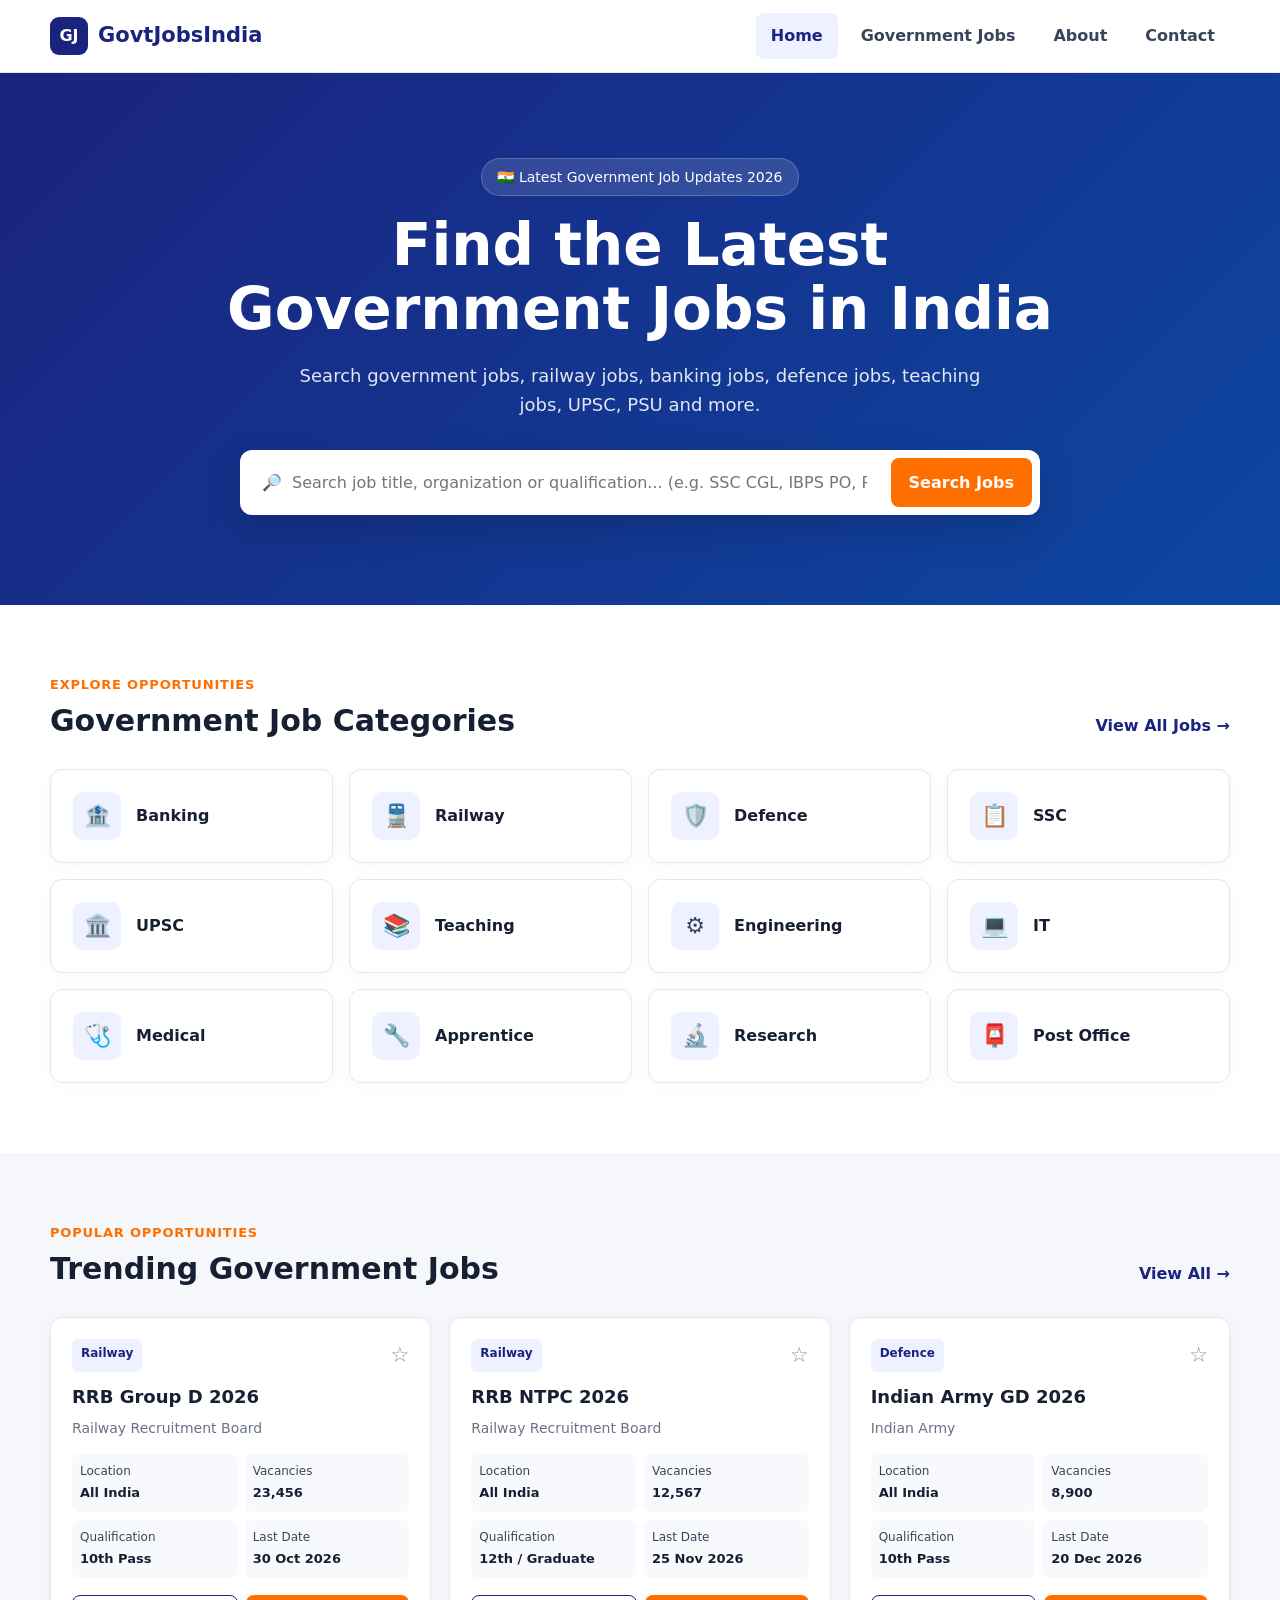
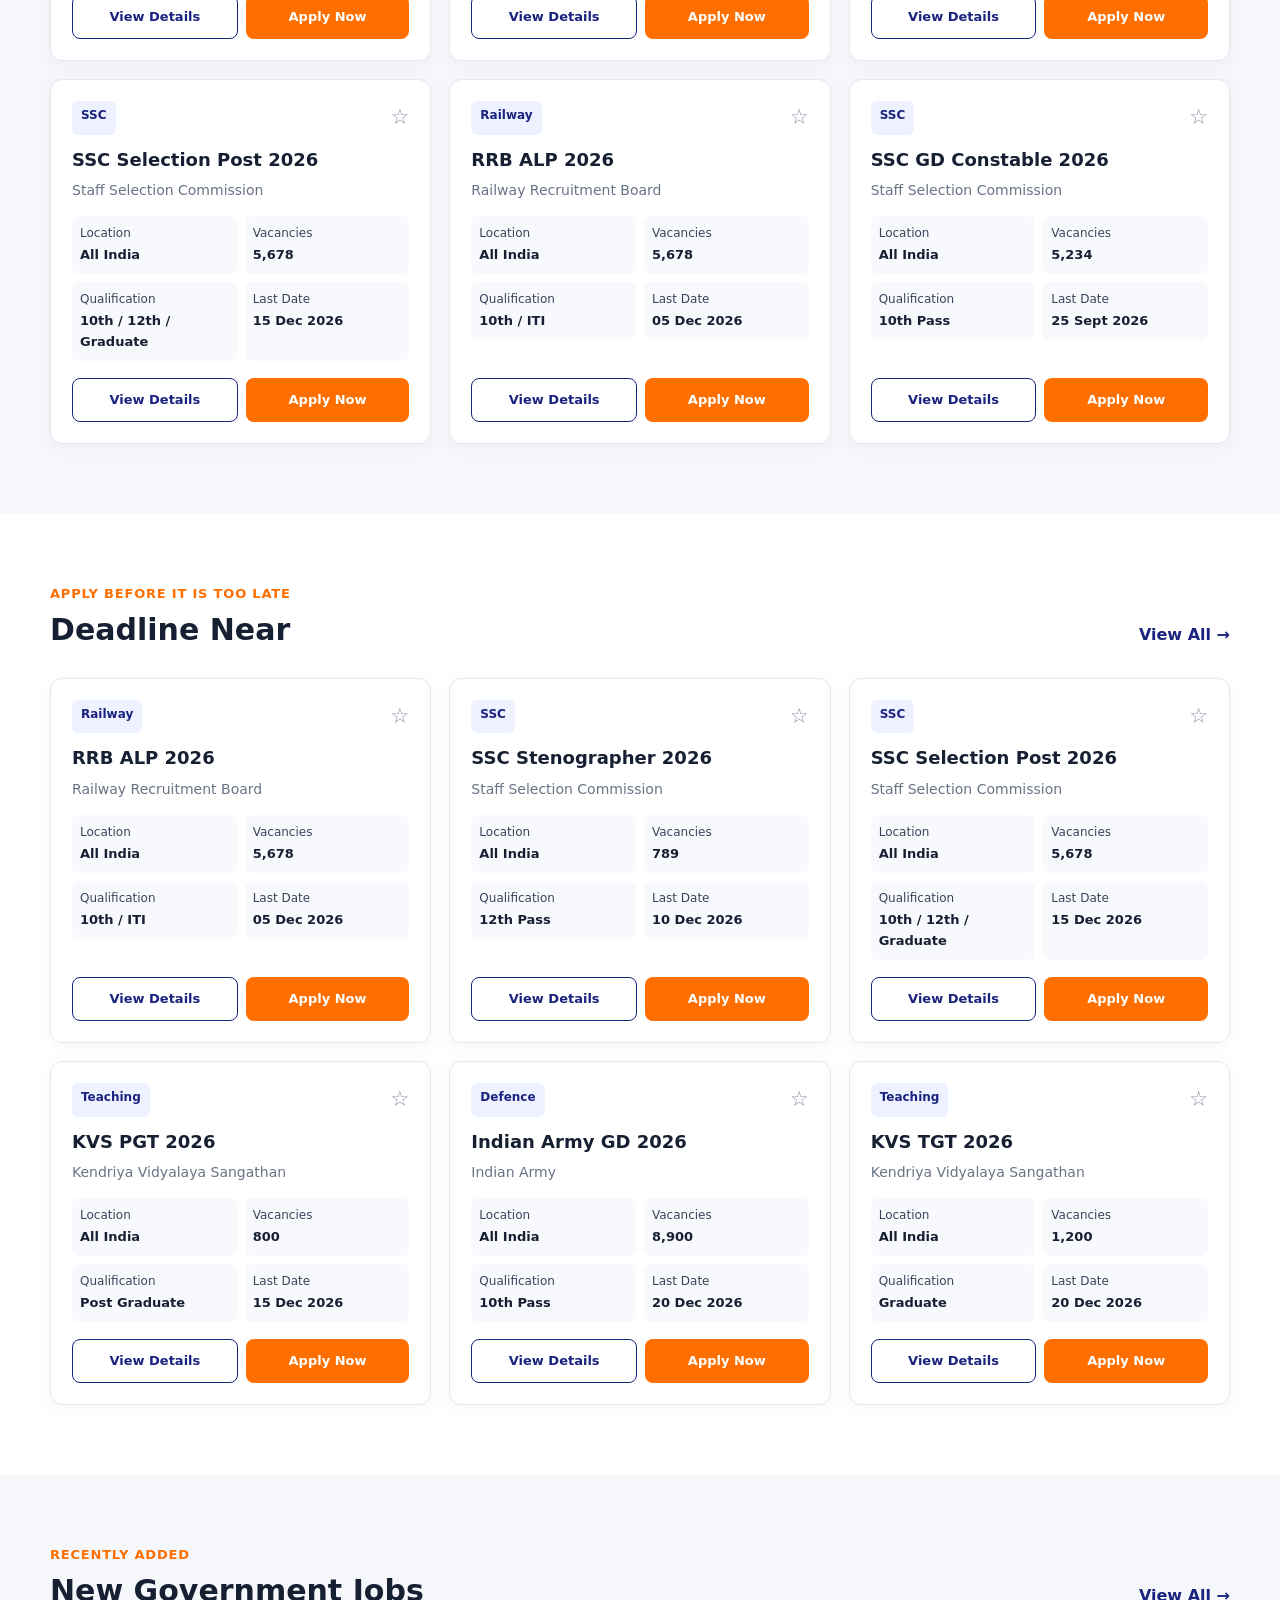
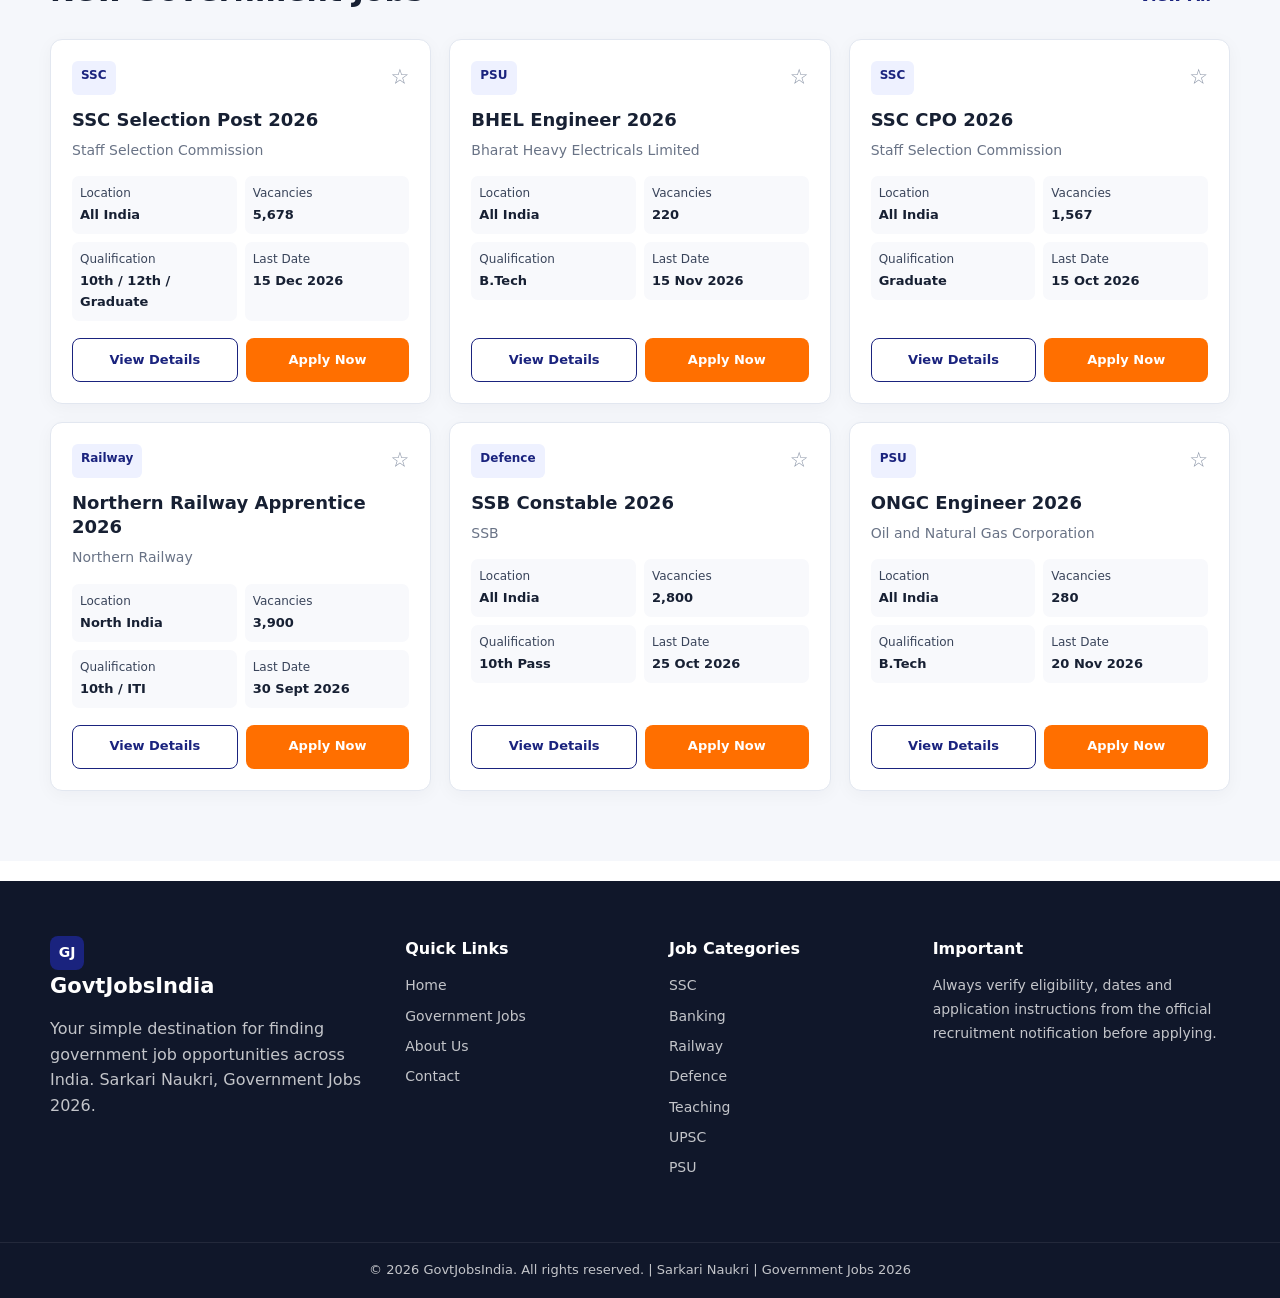
<file: index.html>
<!DOCTYPE html>
<html lang="bn">
<head>
    <meta charset="UTF-8">
    <meta name="viewport" content="width=device-width, initial-scale=1.0">
    <meta name="google-site-verification" content="60Q8MkypbepkifWlo8jgeXw853gjFhP07hwdZeggtnI" />
    
    <!-- ===== প্রাইমারি টাইটেল ===== -->
    <title>GovtJobsIndia - Sarkari Naukri 2026 | Government Jobs, SSC, Banking, Railway, Defence, UPSC, PSU</title>
    
    <!-- ===== মেটা ডেসক্রিপশন ===== -->
    <meta name="description" content="Find latest government jobs in India 2026. Sarkari Naukri, SSC CGL, IBPS PO, RRB NTPC, UPSC IAS, Indian Army, Navy, Air Force, PSU jobs. Apply online for 20000+ vacancies. Check eligibility, salary, last date, notification. Daily job alerts.">
    
    <!-- ===== কীওয়ার্ডস (ভারতের ৯৯% সার্চ কভার করে) ===== -->
    <meta name="keywords" content="
        government jobs,
        sarkari naukri,
        sarkari result,
        govt jobs,
        sarkari job,
        government jobs in india,
        latest government jobs,
        central government jobs,
        state government jobs,
        ssc jobs,
        ssc cgl,
        ssc chsl,
        ssc mts,
        ssc gd,
        ssc cpo,
        ssc je,
        ssc stenographer,
        banking jobs,
        bank jobs,
        ibps po,
        ibps clerk,
        sbi po,
        sbi clerk,
        rbi assistant,
        rbi grade b,
        railway jobs,
        rrb ntpc,
        railway group d,
        rrb je,
        rrb alp,
        defence jobs,
        indian army,
        indian navy,
        indian air force,
        itbp,
        bsf,
        crpf,
        teaching jobs,
        kvs jobs,
        nvs jobs,
        dsssb jobs,
        upsc jobs,
        upsc ias,
        upsc ifs,
        upsc ips,
        psu jobs,
        ntpc jobs,
        ongc jobs,
        bhel jobs,
        iocl jobs,
        gail jobs,
        powergrid jobs,
        medical jobs,
        pharmacist jobs,
        apprentice jobs,
        research jobs,
        post office jobs,
        gds jobs,
        it jobs,
        management jobs,
        engineering jobs,
        technical jobs,
        clerk jobs,
        constable jobs,
        officer jobs,
        engineer jobs,
        sarkari naukri 2026,
        govt jobs 2026,
        ssc cgl 2026,
        ibps po 2026,
        rrb ntpc 2026,
        upsc ias 2026,
        indian army 2026,
        railway group d 2026,
        sbi po 2026,
        bank jobs 2026,
        railway jobs 2026,
        defence jobs 2026,
        teaching jobs 2026,
        psu jobs 2026,
        latest vacancy,
        recruitment 2026,
        apply online,
        notification 2026,
        exam date 2026,
        eligibility,
        salary,
        admit card,
        result 2026,
        answer key,
        cut off,
        syllabus,
        online form,
        job alert,
        daily job update,
        government vacancy,
        sarkari exam,
        free job alert,
        rojgar samachar,
        employment news,
        naukri alert,
        govt job notification,
        sarkari naukri result,
        government exam,
        competitive exam,
        govt job preparation,
        career in government,
        govt job 2026
    ">
    
    <!-- ===== CSS ===== -->
    <link rel="stylesheet" href="style.css">
    <link rel="icon" href="favicon.ico" type="image/x-icon">
</head>
<body>

<header class="site-header">
    <div class="container nav-container">
        <a href="index.html" class="logo">
            <span class="logo-icon">GJ</span>
            <span>GovtJobsIndia</span>
        </a>
        <button class="menu-toggle" id="menuToggle" aria-label="Open menu">☰</button>
        <nav class="main-nav" id="mainNav">
            <a href="index.html" class="active">Home</a>
            <a href="jobs.html">Government Jobs</a>
            <a href="about.html">About</a>
            <a href="contact.html">Contact</a>
        </nav>
    </div>
</header>

<main>
    <!-- ===== হিরো সেকশন ===== -->
    <section class="hero">
        <div class="container hero-content">
            <span class="hero-badge">🇮🇳 Latest Government Job Updates 2026</span>
            <h1>Find the Latest Government Jobs in India</h1>
            <p>Search government jobs, railway jobs, banking jobs, defence jobs, teaching jobs, UPSC, PSU and more.</p>
            <form class="hero-search" id="homeSearch">
                <div class="search-box">
                    <span>🔎</span>
                    <input type="text" id="homeSearchInput" placeholder="Search job title, organization or qualification... (e.g. SSC CGL, IBPS PO, RRB NTPC)">
                </div>
                <button type="submit" class="btn btn-primary">Search Jobs</button>
            </form>
        </div>
    </section>

    <!-- ===== ক্যাটাগরি ===== -->
    <section class="section">
        <div class="container">
            <div class="section-heading">
                <div>
                    <span class="section-label">Explore Opportunities</span>
                    <h2>Government Job Categories</h2>
                </div>
                <a href="jobs.html" class="view-all">View All Jobs →</a>
            </div>
            <div class="category-grid" id="categoryGrid"></div>
        </div>
    </section>

    <!-- ===== ট্রেন্ডিং জব ===== -->
    <section class="section section-light">
        <div class="container">
            <div class="section-heading">
                <div>
                    <span class="section-label">Popular Opportunities</span>
                    <h2>Trending Government Jobs</h2>
                </div>
                <a href="jobs.html" class="view-all">View All →</a>
            </div>
            <div class="job-grid" id="trendingJobs"></div>
        </div>
    </section>

    <!-- ===== ডেডলাইন নিয়ার ===== -->
    <section class="section">
        <div class="container">
            <div class="section-heading">
                <div>
                    <span class="section-label">Apply Before It Is Too Late</span>
                    <h2>Deadline Near</h2>
                </div>
                <a href="jobs.html?sort=deadline" class="view-all">View All →</a>
            </div>
            <div class="job-grid" id="deadlineJobs"></div>
        </div>
    </section>

    <!-- ===== নতুন চাকরি ===== -->
    <section class="section section-light">
        <div class="container">
            <div class="section-heading">
                <div>
                    <span class="section-label">Recently Added</span>
                    <h2>New Government Jobs</h2>
                </div>
                <a href="jobs.html?sort=newest" class="view-all">View All →</a>
            </div>
            <div class="job-grid" id="newJobs"></div>
        </div>
    </section>
</main>

<footer class="site-footer">
    <div class="container footer-grid">
        <div>
            <a href="index.html" class="footer-logo">
                <span class="footer-logo-icon">GJ</span>
                GovtJobsIndia
            </a>
            <p>Your simple destination for finding government job opportunities across India. Sarkari Naukri, Government Jobs 2026.</p>
        </div>
        <div>
            <h3>Quick Links</h3>
            <a href="index.html">Home</a>
            <a href="jobs.html">Government Jobs</a>
            <a href="about.html">About Us</a>
            <a href="contact.html">Contact</a>
        </div>
        <div>
            <h3>Job Categories</h3>
            <a href="jobs.html?category=SSC">SSC</a>
            <a href="jobs.html?category=Banking">Banking</a>
            <a href="jobs.html?category=Railway">Railway</a>
            <a href="jobs.html?category=Defence">Defence</a>
            <a href="jobs.html?category=Teaching">Teaching</a>
            <a href="jobs.html?category=UPSC">UPSC</a>
            <a href="jobs.html?category=PSU">PSU</a>
        </div>
        <div>
            <h3>Important</h3>
            <p class="footer-note">Always verify eligibility, dates and application instructions from the official recruitment notification before applying.</p>
        </div>
    </div>
    <div class="footer-bottom">
        <div class="container">
            <p>© <span id="currentYear"></span> GovtJobsIndia. All rights reserved. | Sarkari Naukri | Government Jobs 2026</p>
        </div>
    </div>
</footer>

<script src="data.js"></script>
<script src="app.js"></script>
</body>
</html>
</file>
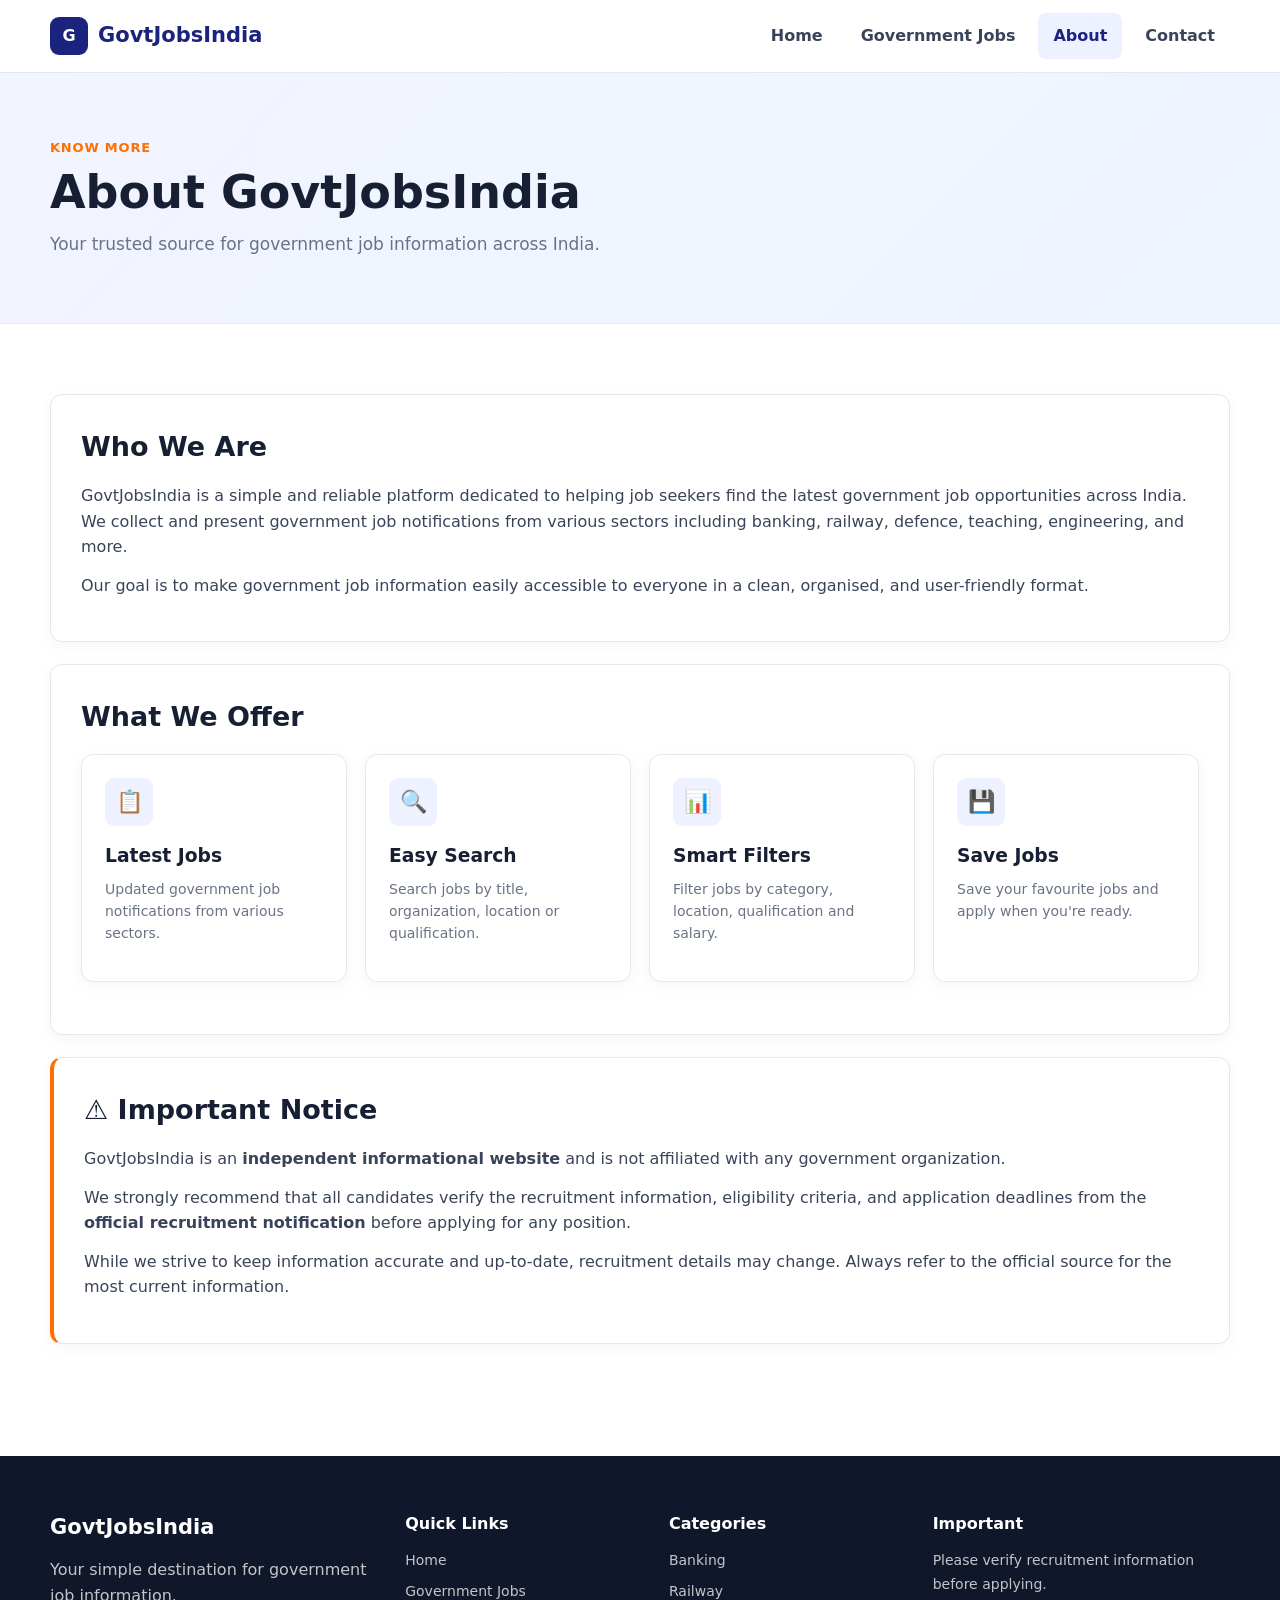
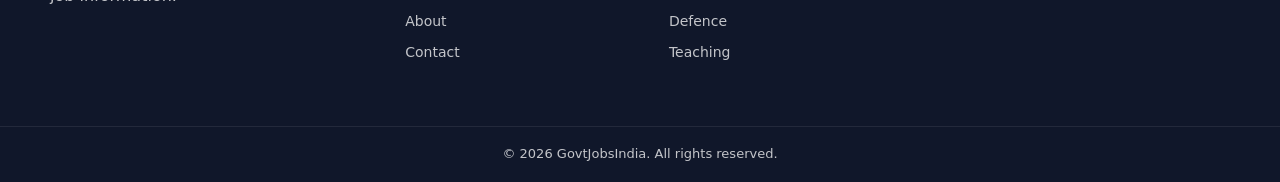
<file: about.html>
<!DOCTYPE html>
<html lang="en">
<head>
    <meta charset="UTF-8">
    <meta name="viewport" content="width=device-width, initial-scale=1.0">
    <title>About Us - GovtJobsIndia</title>
    <meta name="description" content="Learn about GovtJobsIndia - your trusted source for government job information in India.">
    <link rel="stylesheet" href="style.css">
</head>
<body>

<header class="site-header">
    <div class="container nav-container">
        <a href="index.html" class="logo">
            <span class="logo-icon">G</span>
            <span>GovtJobsIndia</span>
        </a>
        <button class="menu-toggle" id="menuToggle" aria-label="Open menu">☰</button>
        <nav class="main-nav" id="mainNav">
            <a href="index.html">Home</a>
            <a href="jobs.html">Government Jobs</a>
            <a href="about.html" class="active">About</a>
            <a href="contact.html">Contact</a>
        </nav>
    </div>
</header>

<main>
    <section class="page-hero">
        <div class="container">
            <span class="section-label">Know More</span>
            <h1>About GovtJobsIndia</h1>
            <p>Your trusted source for government job information across India.</p>
        </div>
    </section>

    <section class="section">
        <div class="container">
            <div class="content-card">
                <h2>Who We Are</h2>
                <p>GovtJobsIndia is a simple and reliable platform dedicated to helping job seekers find the latest government job opportunities across India. We collect and present government job notifications from various sectors including banking, railway, defence, teaching, engineering, and more.</p>
                <p>Our goal is to make government job information easily accessible to everyone in a clean, organised, and user-friendly format.</p>
            </div>

            <div class="content-card">
                <h2>What We Offer</h2>
                <div class="info-grid">
                    <div class="info-card">
                        <div class="info-icon">📋</div>
                        <h3>Latest Jobs</h3>
                        <p>Updated government job notifications from various sectors.</p>
                    </div>
                    <div class="info-card">
                        <div class="info-icon">🔍</div>
                        <h3>Easy Search</h3>
                        <p>Search jobs by title, organization, location or qualification.</p>
                    </div>
                    <div class="info-card">
                        <div class="info-icon">📊</div>
                        <h3>Smart Filters</h3>
                        <p>Filter jobs by category, location, qualification and salary.</p>
                    </div>
                    <div class="info-card">
                        <div class="info-icon">💾</div>
                        <h3>Save Jobs</h3>
                        <p>Save your favourite jobs and apply when you're ready.</p>
                    </div>
                </div>
            </div>

            <div class="content-card notice-card">
                <h2>⚠️ Important Notice</h2>
                <p>GovtJobsIndia is an <strong>independent informational website</strong> and is not affiliated with any government organization.</p>
                <p>We strongly recommend that all candidates verify the recruitment information, eligibility criteria, and application deadlines from the <strong>official recruitment notification</strong> before applying for any position.</p>
                <p>While we strive to keep information accurate and up-to-date, recruitment details may change. Always refer to the official source for the most current information.</p>
            </div>
        </div>
    </section>
</main>

<footer class="site-footer">
    <div class="container footer-grid">
        <div>
            <a href="index.html" class="footer-logo">GovtJobsIndia</a>
            <p>Your simple destination for government job information.</p>
        </div>
        <div>
            <h3>Quick Links</h3>
            <a href="index.html">Home</a>
            <a href="jobs.html">Government Jobs</a>
            <a href="about.html">About</a>
            <a href="contact.html">Contact</a>
        </div>
        <div>
            <h3>Categories</h3>
            <a href="jobs.html?category=Banking">Banking</a>
            <a href="jobs.html?category=Railway">Railway</a>
            <a href="jobs.html?category=Defence">Defence</a>
            <a href="jobs.html?category=Teaching">Teaching</a>
        </div>
        <div>
            <h3>Important</h3>
            <p class="footer-note">Please verify recruitment information before applying.</p>
        </div>
    </div>
    <div class="footer-bottom">
        <div class="container">
            <p>© <span id="currentYear"></span> GovtJobsIndia. All rights reserved.</p>
        </div>
    </div>
</footer>

<script src="data.js"></script>
<script src="app.js"></script>
</body>
</html>
</file>
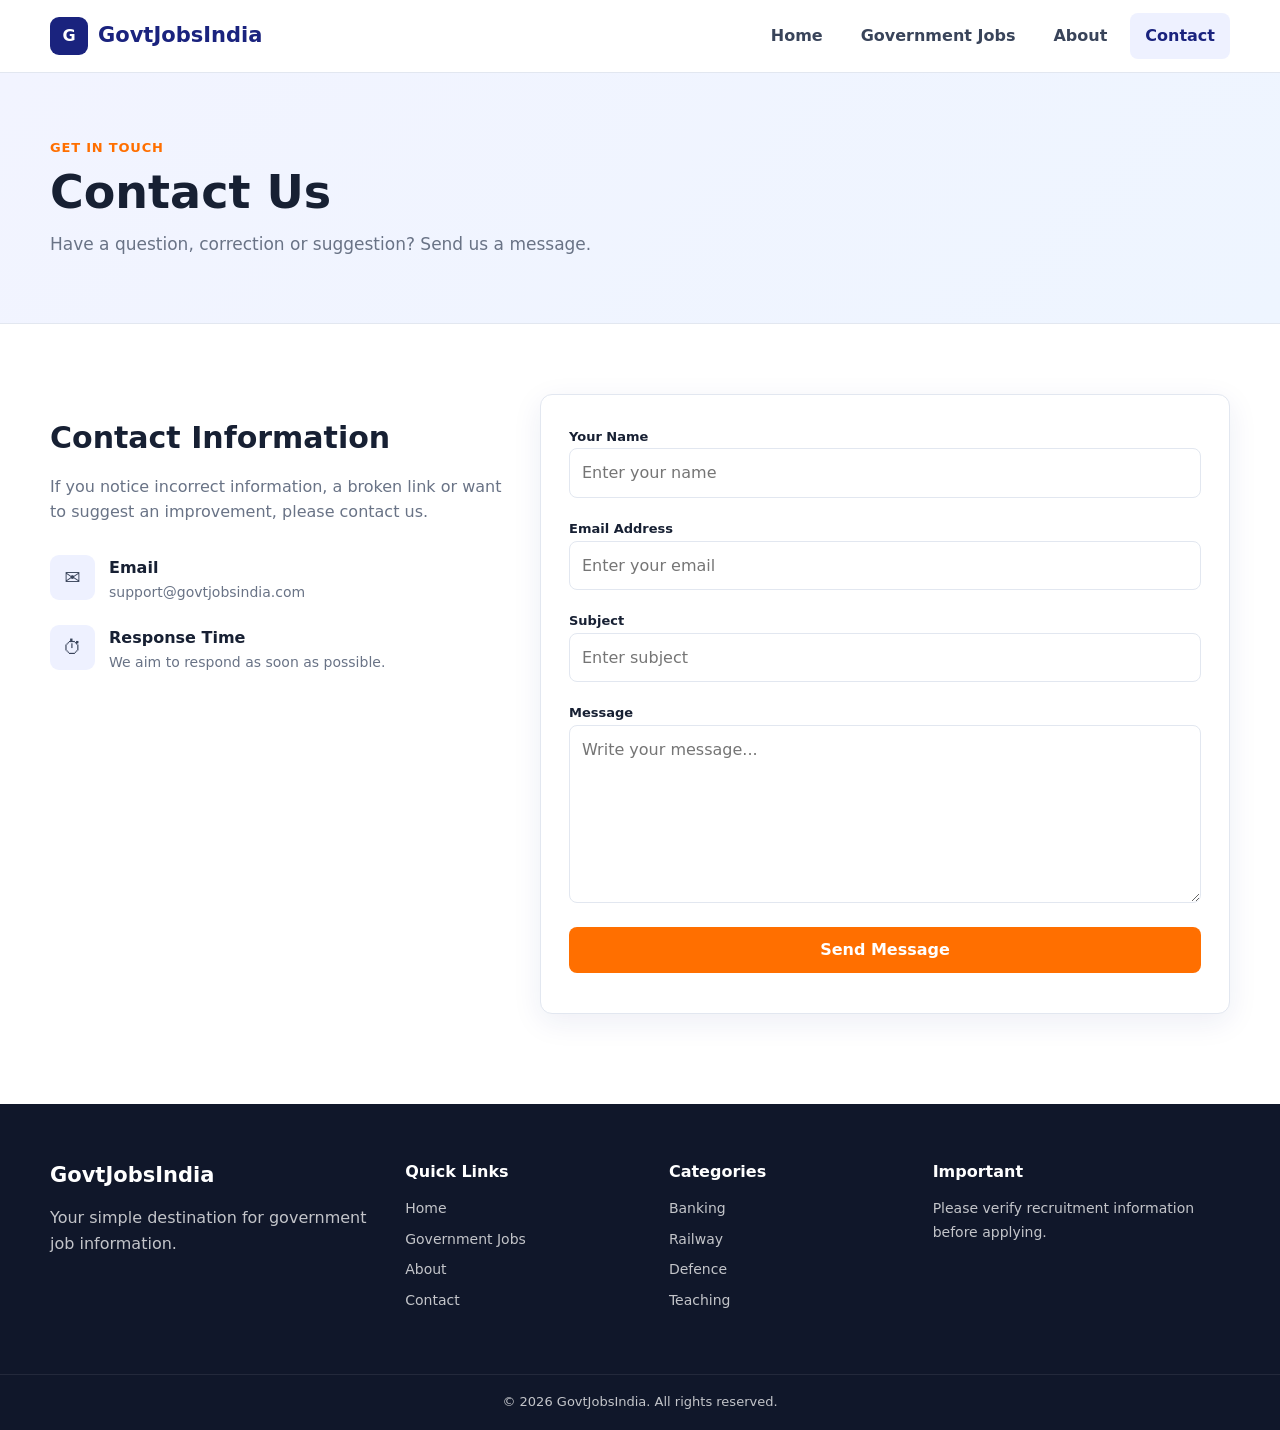
<file: contact.html>
<!DOCTYPE html>
<html lang="en">
<head>
    <meta charset="UTF-8">
    <meta name="viewport" content="width=device-width, initial-scale=1.0">
    <title>Contact Us - GovtJobsIndia</title>
    <meta name="description" content="Contact GovtJobsIndia for questions, corrections or feedback.">
    <link rel="stylesheet" href="style.css">
</head>
<body>

<header class="site-header">
    <div class="container nav-container">
        <a href="index.html" class="logo">
            <span class="logo-icon">G</span>
            <span>GovtJobsIndia</span>
        </a>
        <button class="menu-toggle" id="menuToggle" aria-label="Open menu">☰</button>
        <nav class="main-nav" id="mainNav">
            <a href="index.html">Home</a>
            <a href="jobs.html">Government Jobs</a>
            <a href="about.html">About</a>
            <a href="contact.html" class="active">Contact</a>
        </nav>
    </div>
</header>

<main>
    <section class="page-hero">
        <div class="container">
            <span class="section-label">Get In Touch</span>
            <h1>Contact Us</h1>
            <p>Have a question, correction or suggestion? Send us a message.</p>
        </div>
    </section>

    <section class="section">
        <div class="container contact-grid">
            <div class="contact-info">
                <h2>Contact Information</h2>
                <p>If you notice incorrect information, a broken link or want to suggest an improvement, please contact us.</p>
                <div class="contact-item">
                    <div class="contact-icon">✉</div>
                    <div>
                        <h3>Email</h3>
                        <p>support@govtjobsindia.com</p>
                    </div>
                </div>
                <div class="contact-item">
                    <div class="contact-icon">⏱</div>
                    <div>
                        <h3>Response Time</h3>
                        <p>We aim to respond as soon as possible.</p>
                    </div>
                </div>
            </div>

            <div class="contact-form-card">
                <form id="contactForm">
                    <div class="form-group">
                        <label for="name">Your Name</label>
                        <input type="text" id="name" name="name" required placeholder="Enter your name">
                    </div>
                    <div class="form-group">
                        <label for="email">Email Address</label>
                        <input type="email" id="email" name="email" required placeholder="Enter your email">
                    </div>
                    <div class="form-group">
                        <label for="subject">Subject</label>
                        <input type="text" id="subject" name="subject" required placeholder="Enter subject">
                    </div>
                    <div class="form-group">
                        <label for="message">Message</label>
                        <textarea id="message" name="message" rows="6" required placeholder="Write your message..."></textarea>
                    </div>
                    <button type="submit" class="btn btn-primary full-width">Send Message</button>
                    <p id="contactStatus" class="form-status"></p>
                </form>
            </div>
        </div>
    </section>
</main>

<footer class="site-footer">
    <div class="container footer-grid">
        <div>
            <a href="index.html" class="footer-logo">GovtJobsIndia</a>
            <p>Your simple destination for government job information.</p>
        </div>
        <div>
            <h3>Quick Links</h3>
            <a href="index.html">Home</a>
            <a href="jobs.html">Government Jobs</a>
            <a href="about.html">About</a>
            <a href="contact.html">Contact</a>
        </div>
        <div>
            <h3>Categories</h3>
            <a href="jobs.html?category=Banking">Banking</a>
            <a href="jobs.html?category=Railway">Railway</a>
            <a href="jobs.html?category=Defence">Defence</a>
            <a href="jobs.html?category=Teaching">Teaching</a>
        </div>
        <div>
            <h3>Important</h3>
            <p class="footer-note">Please verify recruitment information before applying.</p>
        </div>
    </div>
    <div class="footer-bottom">
        <div class="container">
            <p>© <span id="currentYear"></span> GovtJobsIndia. All rights reserved.</p>
        </div>
    </div>
</footer>

<script src="data.js"></script>
<script src="app.js"></script>
</body>
</html>
</file>
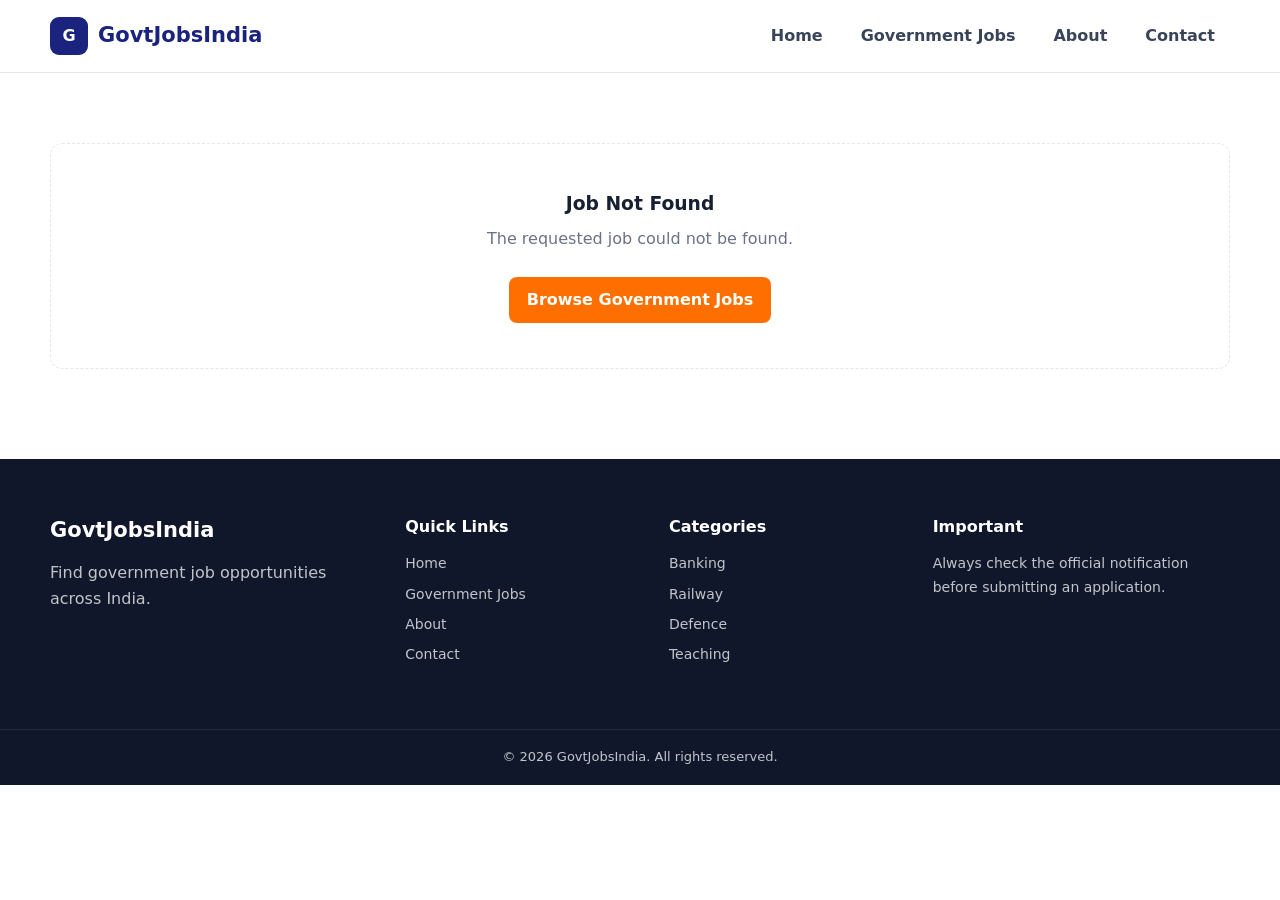
<file: job-detail.html>
<!DOCTYPE html>
<html lang="en">
<head>
    <meta charset="UTF-8">
    <meta name="viewport" content="width=device-width, initial-scale=1.0">
    <title>Job Details - GovtJobsIndia</title>
    <meta name="description" content="View complete government job details, eligibility, vacancies, dates and application information.">
    <link rel="stylesheet" href="style.css">
</head>
<body>

<header class="site-header">
    <div class="container nav-container">
        <a href="index.html" class="logo">
            <span class="logo-icon">G</span>
            <span>GovtJobsIndia</span>
        </a>
        <button class="menu-toggle" id="menuToggle" aria-label="Open menu">☰</button>
        <nav class="main-nav" id="mainNav">
            <a href="index.html">Home</a>
            <a href="jobs.html">Government Jobs</a>
            <a href="about.html">About</a>
            <a href="contact.html">Contact</a>
        </nav>
    </div>
</header>

<main id="jobDetailPage">
    <div class="container">
        <div id="jobDetail">Loading job details...</div>
    </div>
</main>

<footer class="site-footer">
    <div class="container footer-grid">
        <div>
            <a href="index.html" class="footer-logo">GovtJobsIndia</a>
            <p>Find government job opportunities across India.</p>
        </div>
        <div>
            <h3>Quick Links</h3>
            <a href="index.html">Home</a>
            <a href="jobs.html">Government Jobs</a>
            <a href="about.html">About</a>
            <a href="contact.html">Contact</a>
        </div>
        <div>
            <h3>Categories</h3>
            <a href="jobs.html?category=Banking">Banking</a>
            <a href="jobs.html?category=Railway">Railway</a>
            <a href="jobs.html?category=Defence">Defence</a>
            <a href="jobs.html?category=Teaching">Teaching</a>
        </div>
        <div>
            <h3>Important</h3>
            <p class="footer-note">Always check the official notification before submitting an application.</p>
        </div>
    </div>
    <div class="footer-bottom">
        <div class="container">
            <p>© <span id="currentYear"></span> GovtJobsIndia. All rights reserved.</p>
        </div>
    </div>
</footer>

<script src="data.js"></script>
<script src="app.js"></script>
</body>
</html>
</file>
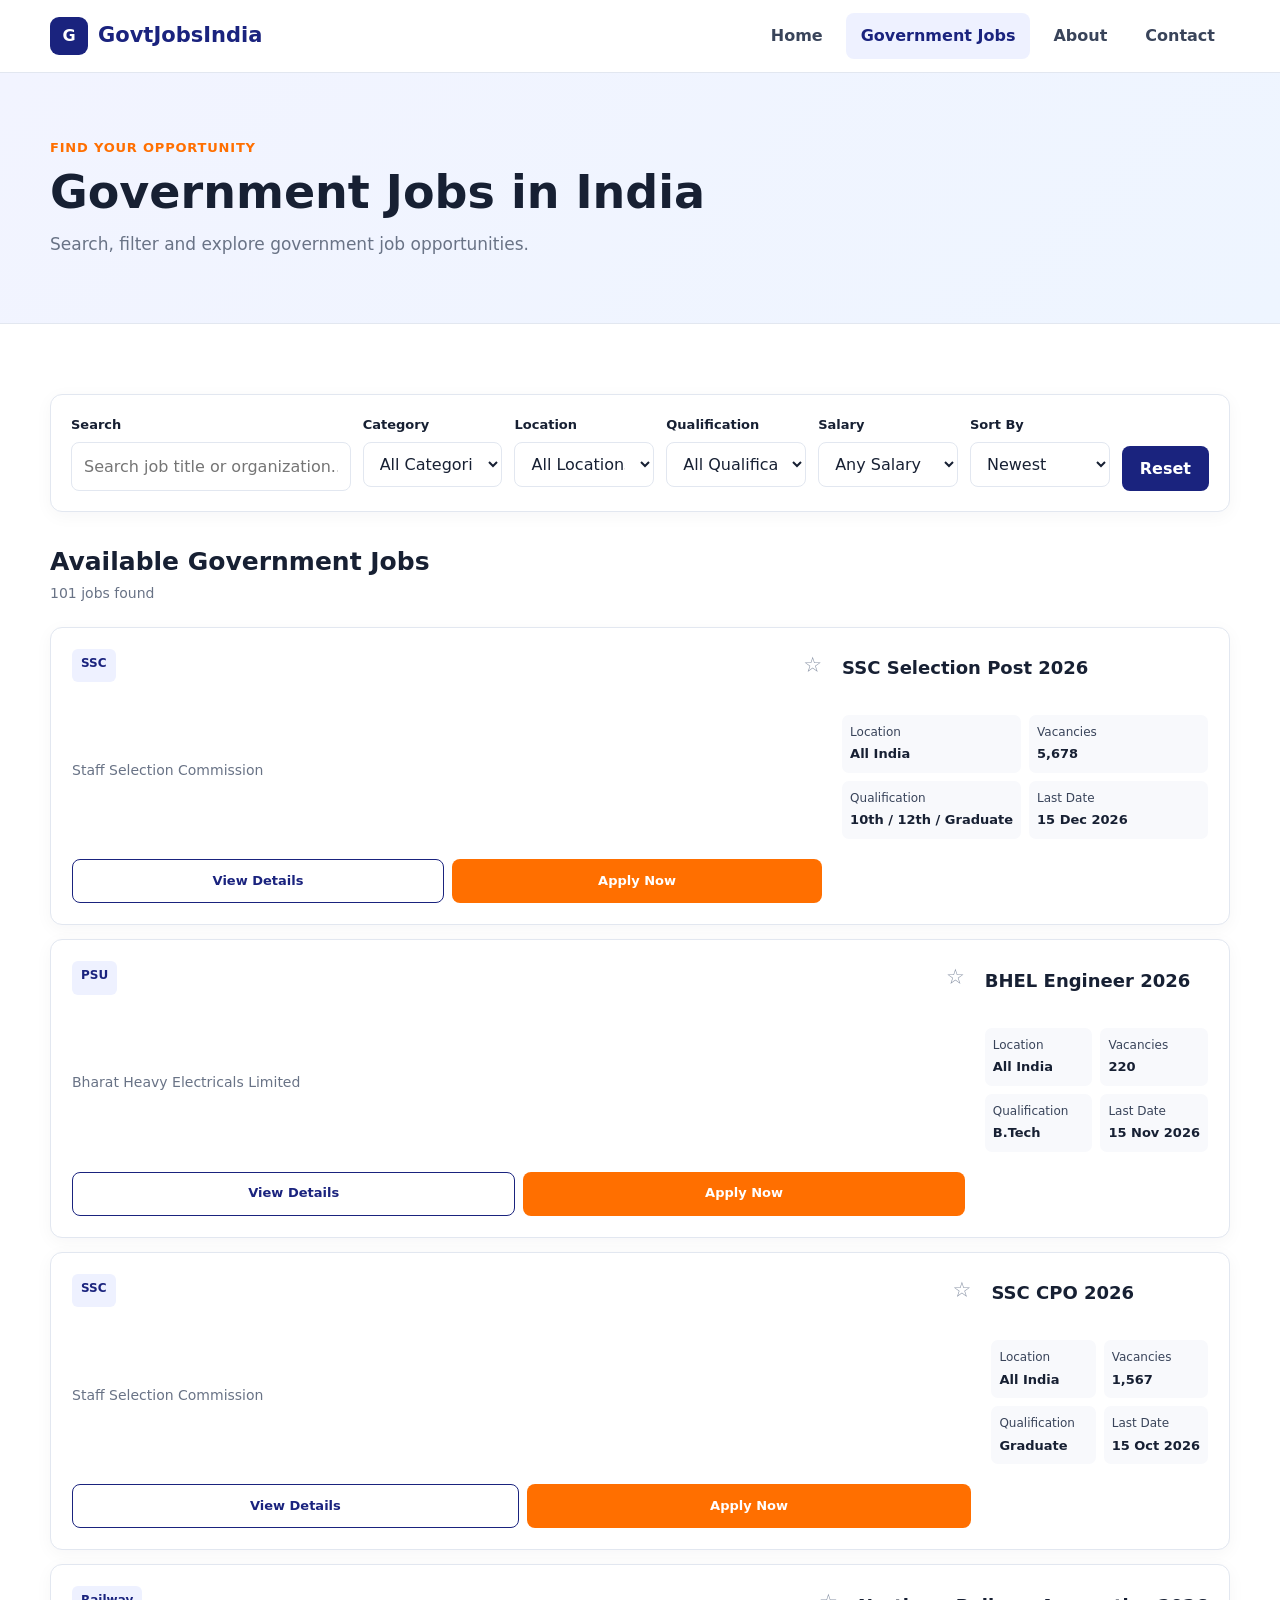
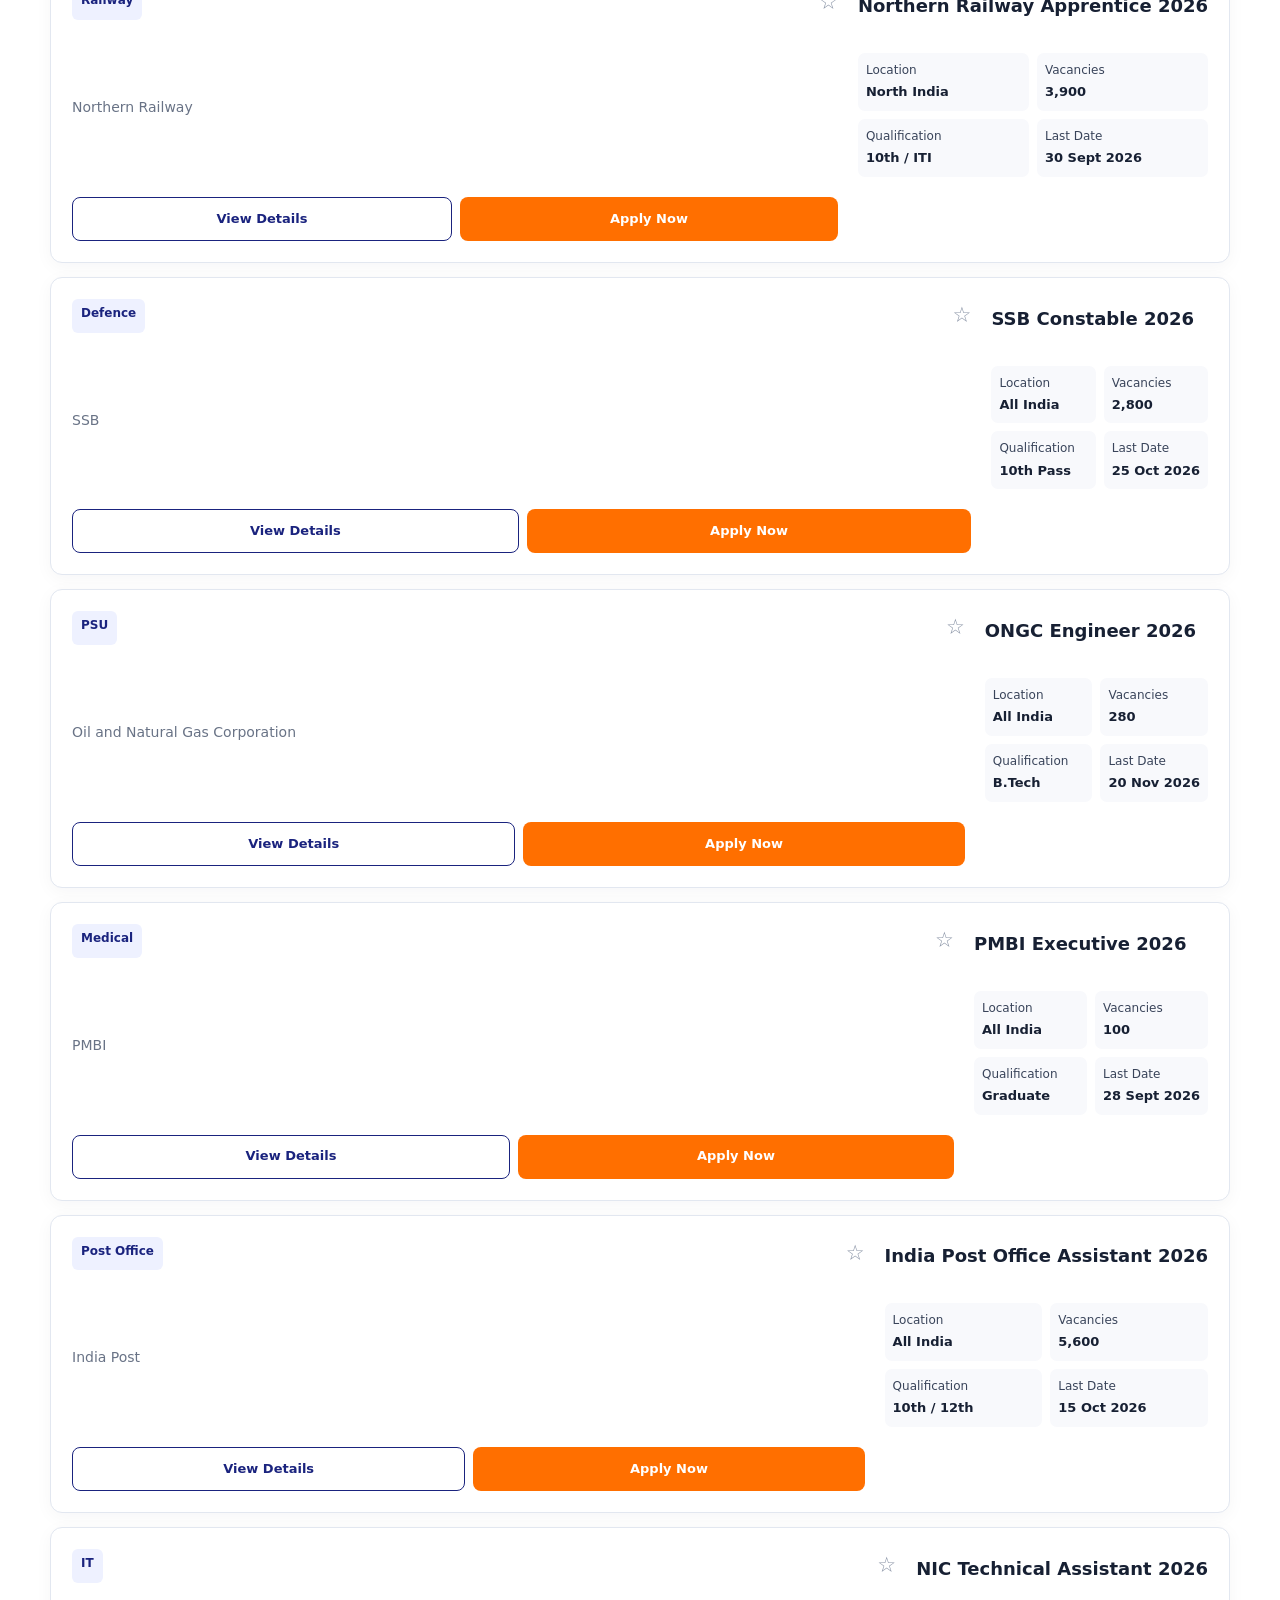
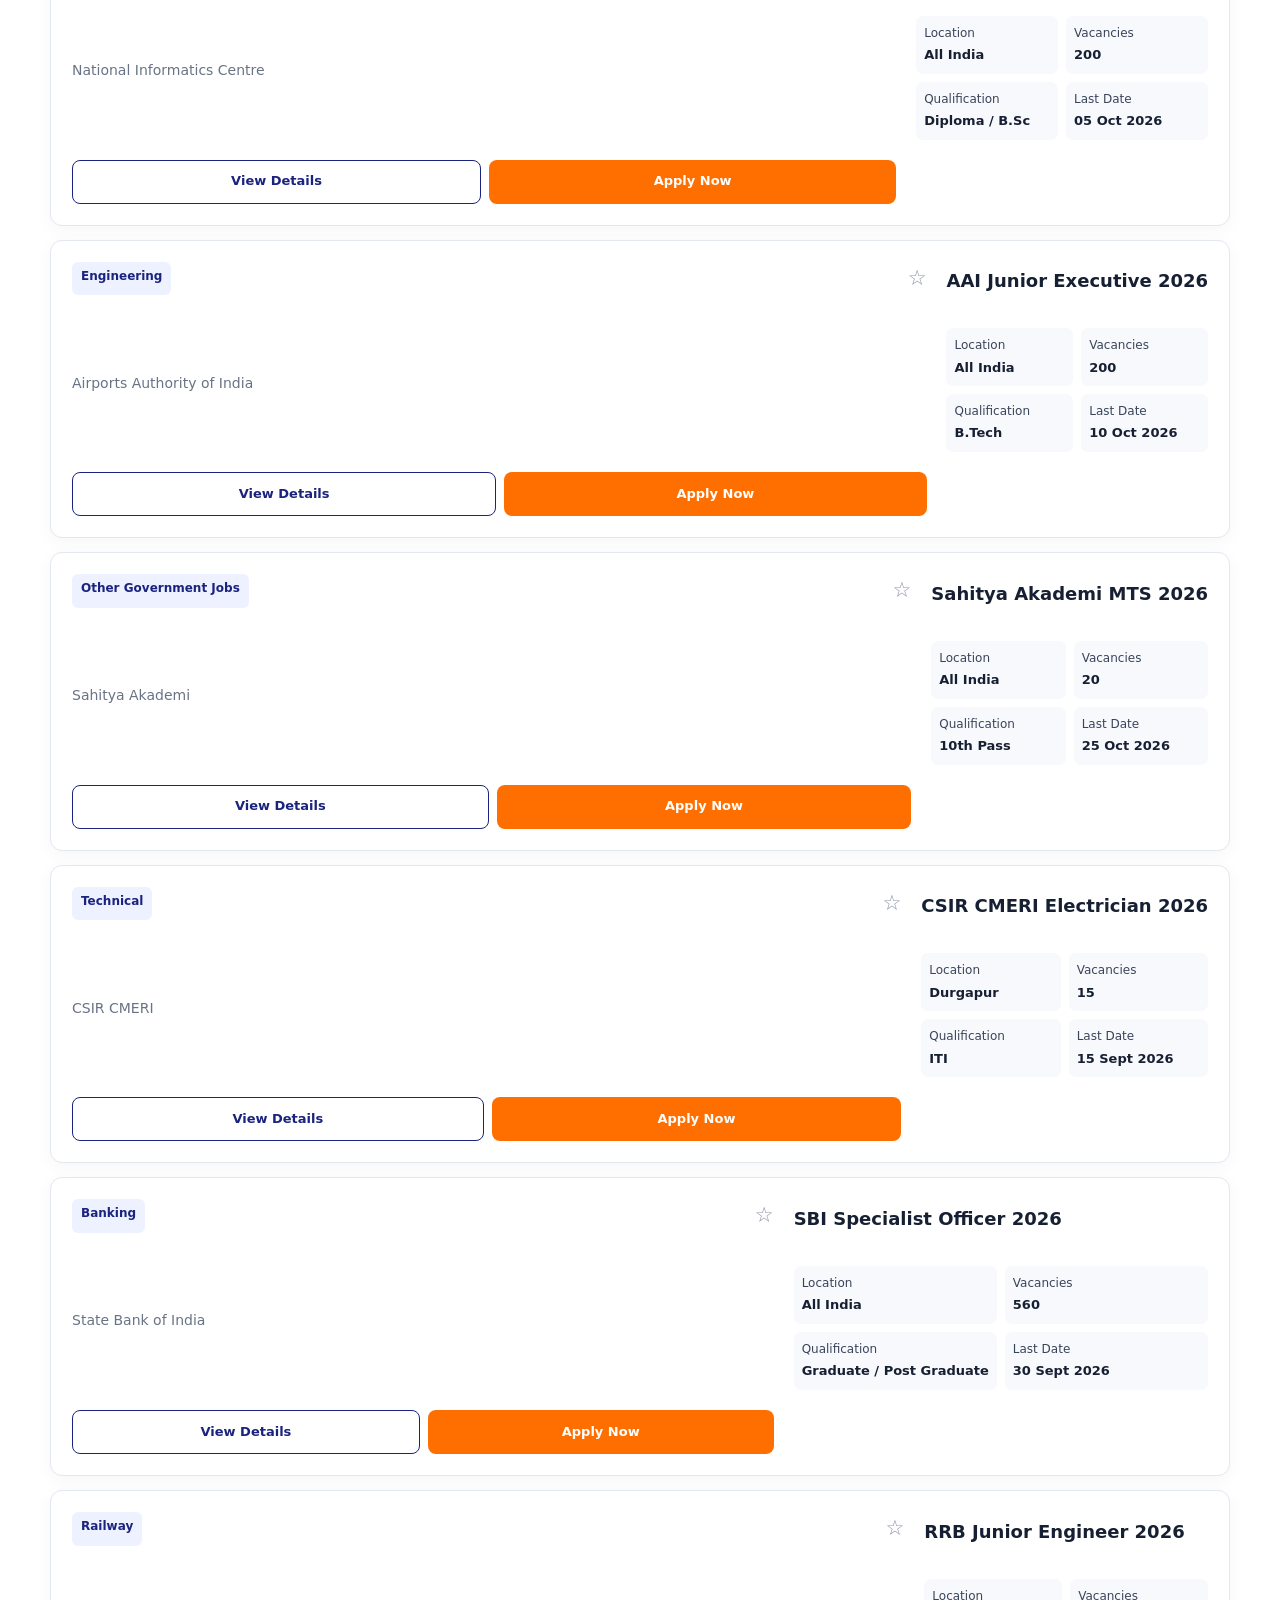
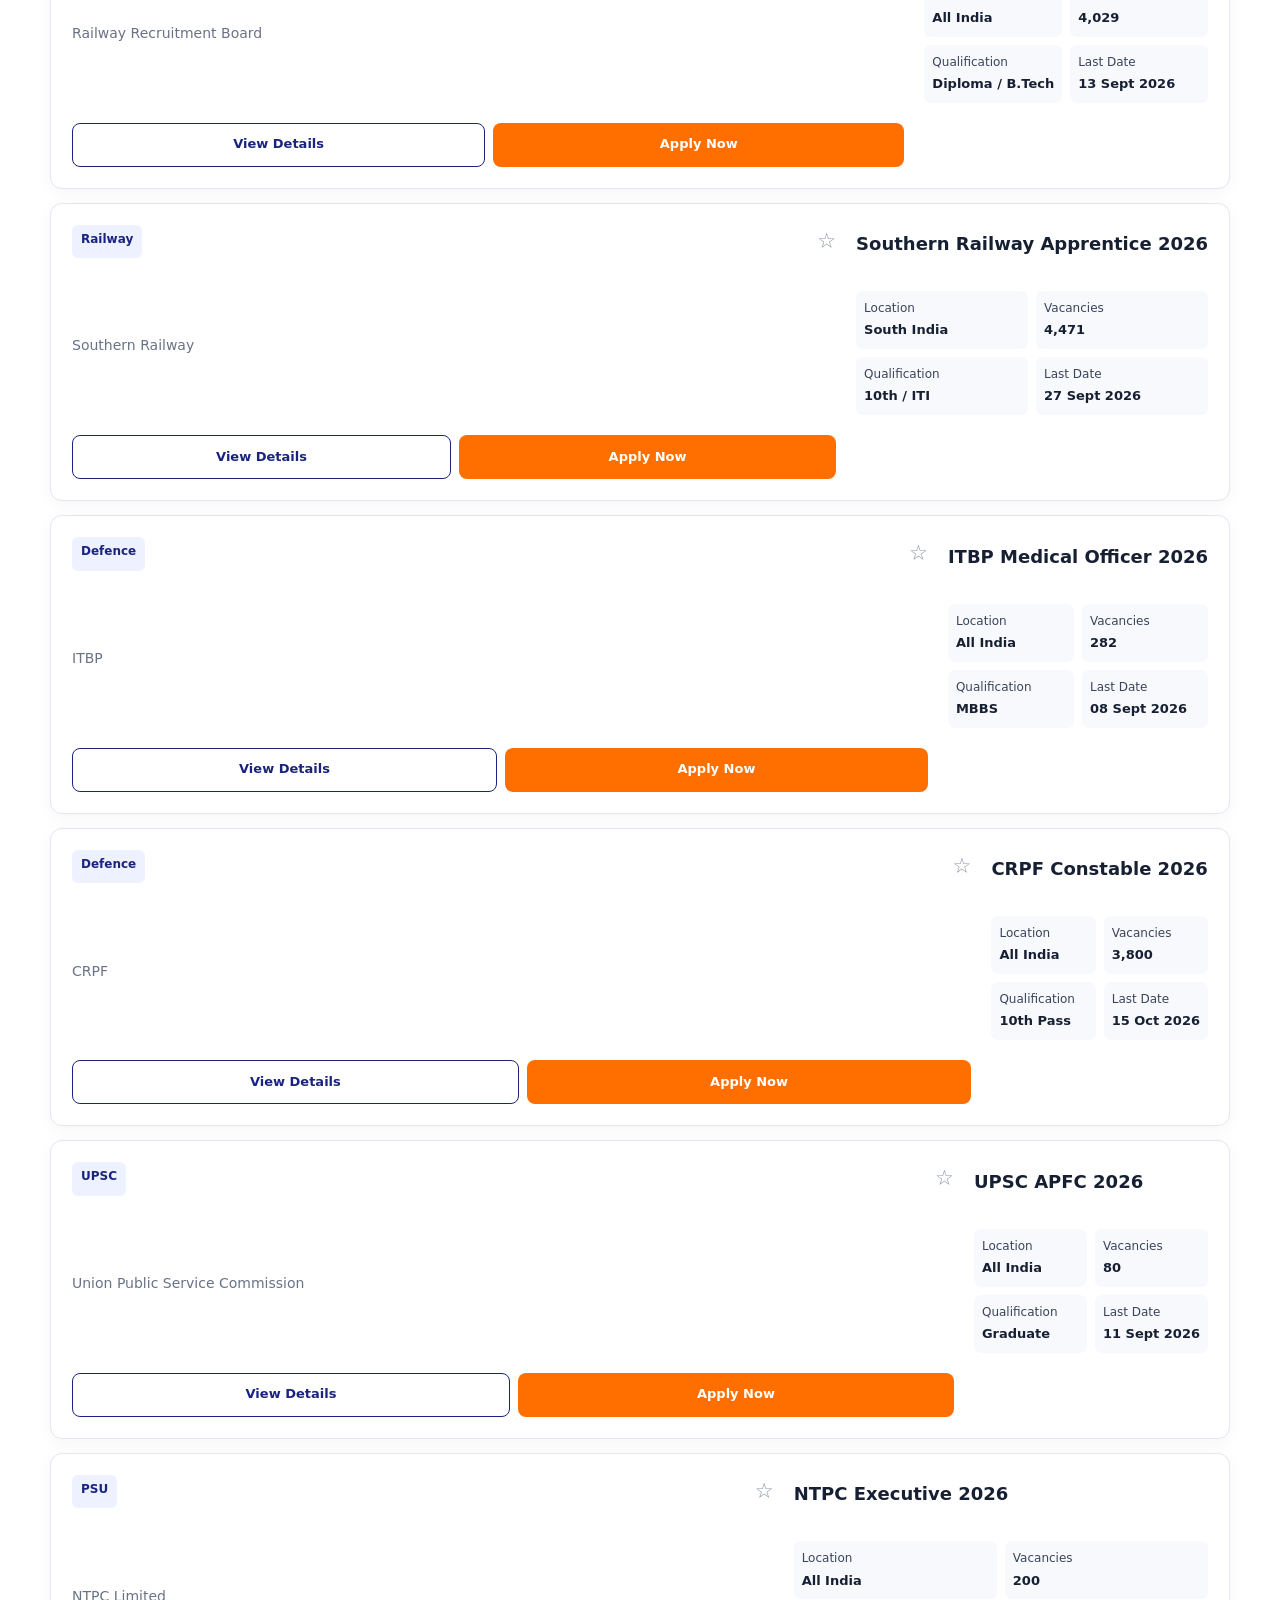
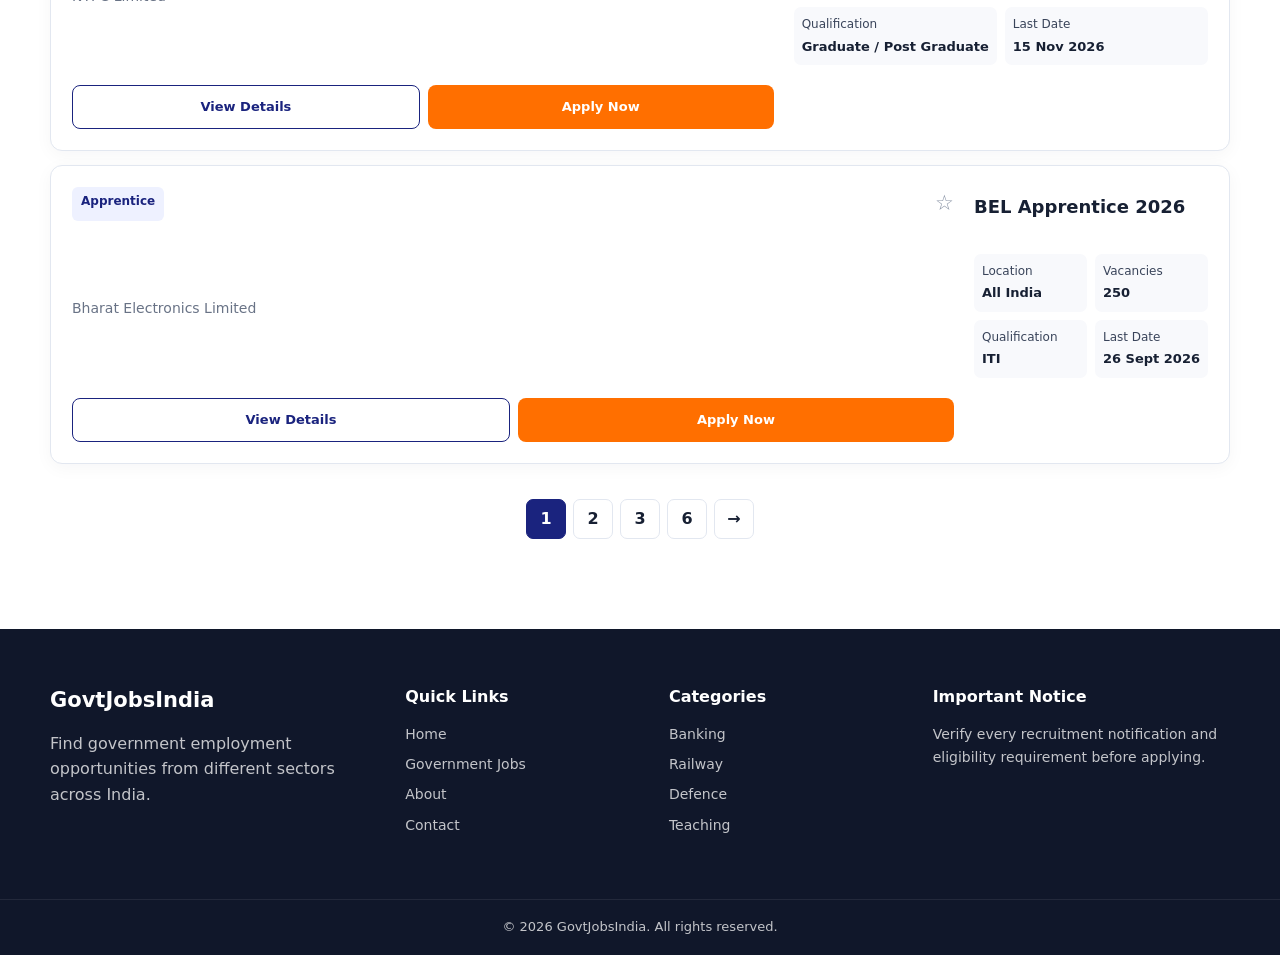
<file: jobs.html>
<!DOCTYPE html>
<html lang="en">
<head>
    <meta charset="UTF-8">
    <meta name="viewport" content="width=device-width, initial-scale=1.0">
    <title>Government Jobs - GovtJobsIndia</title>
    <meta name="description" content="Search and filter the latest government jobs in India.">
    <link rel="stylesheet" href="style.css">
</head>
<body>

<header class="site-header">
    <div class="container nav-container">
        <a href="index.html" class="logo">
            <span class="logo-icon">G</span>
            <span>GovtJobsIndia</span>
        </a>
        <button class="menu-toggle" id="menuToggle" aria-label="Open menu">☰</button>
        <nav class="main-nav" id="mainNav">
            <a href="index.html">Home</a>
            <a href="jobs.html" class="active">Government Jobs</a>
            <a href="about.html">About</a>
            <a href="contact.html">Contact</a>
        </nav>
    </div>
</header>

<main>
    <section class="page-hero">
        <div class="container">
            <span class="section-label">Find Your Opportunity</span>
            <h1>Government Jobs in India</h1>
            <p>Search, filter and explore government job opportunities.</p>
        </div>
    </section>

    <section class="section">
        <div class="container">
            <div class="filter-panel">
                <div class="filter-search">
                    <label for="jobSearch">Search</label>
                    <input type="text" id="jobSearch" placeholder="Search job title or organization...">
                </div>
                <div class="filter-group">
                    <label for="categoryFilter">Category</label>
                    <select id="categoryFilter">
                        <option value="">All Categories</option>
                    </select>
                </div>
                <div class="filter-group">
                    <label for="locationFilter">Location</label>
                    <select id="locationFilter">
                        <option value="">All Locations</option>
                    </select>
                </div>
                <div class="filter-group">
                    <label for="qualificationFilter">Qualification</label>
                    <select id="qualificationFilter">
                        <option value="">All Qualifications</option>
                    </select>
                </div>
                <div class="filter-group">
                    <label for="salaryFilter">Salary</label>
                    <select id="salaryFilter">
                        <option value="">Any Salary</option>
                        <option value="20000">₹20,000+</option>
                        <option value="30000">₹30,000+</option>
                        <option value="50000">₹50,000+</option>
                        <option value="80000">₹80,000+</option>
                    </select>
                </div>
                <div class="filter-group">
                    <label for="sortFilter">Sort By</label>
                    <select id="sortFilter">
                        <option value="newest">Newest</option>
                        <option value="deadline">Deadline Soon</option>
                        <option value="vacancies">Most Vacancies</option>
                        <option value="title">Job Title</option>
                    </select>
                </div>
                <button class="btn btn-secondary reset-btn" id="resetFilters">Reset</button>
            </div>

            <div class="results-header">
                <div>
                    <h2>Available Government Jobs</h2>
                    <p id="resultsCount">Loading jobs...</p>
                </div>
            </div>
            <div class="job-list" id="jobsList"></div>
            <div class="pagination" id="pagination"></div>
        </div>
    </section>
</main>

<footer class="site-footer">
    <div class="container footer-grid">
        <div>
            <a href="index.html" class="footer-logo">GovtJobsIndia</a>
            <p>Find government employment opportunities from different sectors across India.</p>
        </div>
        <div>
            <h3>Quick Links</h3>
            <a href="index.html">Home</a>
            <a href="jobs.html">Government Jobs</a>
            <a href="about.html">About</a>
            <a href="contact.html">Contact</a>
        </div>
        <div>
            <h3>Categories</h3>
            <a href="jobs.html?category=Banking">Banking</a>
            <a href="jobs.html?category=Railway">Railway</a>
            <a href="jobs.html?category=Defence">Defence</a>
            <a href="jobs.html?category=Teaching">Teaching</a>
        </div>
        <div>
            <h3>Important Notice</h3>
            <p class="footer-note">Verify every recruitment notification and eligibility requirement before applying.</p>
        </div>
    </div>
    <div class="footer-bottom">
        <div class="container">
            <p>© <span id="currentYear"></span> GovtJobsIndia. All rights reserved.</p>
        </div>
    </div>
</footer>

<script src="data.js"></script>
<script src="app.js"></script>
</body>
</html>
</file>
<file: style.css>
/* =========================================================
   GOVTJOBSINDIA - GLOBAL CSS
   ========================================================= */

:root {

    --primary: #1a237e;
    --secondary: #0d47a1;
    --accent: #ff6f00;
    --success: #2e7d32;
    --warning: #e65100;

    --dark: #172033;
    --text: #39445a;
    --muted: #697386;

    --white: #ffffff;
    --light: #f5f7fb;
    --border: #e2e7f0;

    --shadow:
        0 8px 30px rgba(26, 35, 126, 0.08);

    --radius: 12px;

    --container: 1180px;
}


/* RESET */

* {
    margin: 0;
    padding: 0;
    box-sizing: border-box;
}


html {
    scroll-behavior: smooth;
}


body {

    font-family:
        "Segoe UI",
        Roboto,
        system-ui,
        -apple-system,
        sans-serif;

    color: var(--text);

    background: var(--white);

    line-height: 1.6;

    font-size: 16px;
}


img {
    max-width: 100%;
    display: block;
}


a {
    text-decoration: none;
    color: inherit;
}


button,
input,
select,
textarea {
    font: inherit;
}


button {
    cursor: pointer;
}


/* CONTAINER */

.container {

    width: min(
        calc(100% - 32px),
        var(--container)
    );

    margin: 0 auto;
}


/* =========================================================
   HEADER & LOGO
   ========================================================= */

.site-header {

    background: var(--white);

    border-bottom:
        1px solid var(--border);

    position: sticky;

    top: 0;

    z-index: 1000;
}


.nav-container {

    min-height: 72px;

    display: flex;

    align-items: center;

    justify-content: space-between;
}


/* ----- LOGO STYLES (টেক্সট লোগো) ----- */
.logo {

    display: flex;

    align-items: center;

    gap: 10px;

    color: var(--primary);

    font-size: 21px;

    font-weight: 700;

    text-decoration: none;
}


.logo-icon {

    width: 38px;
    height: 38px;

    border-radius: 9px;

    display: flex;

    align-items: center;
    justify-content: center;

    background: var(--primary);

    color: white;

    font-weight: 800;

    font-size: 16px;
}


/* ফুটারের লোগো */
.footer-logo {

    display: flex;

    align-items: center;

    gap: 10px;

    color: white;

    font-size: 21px;

    font-weight: 800;

    text-decoration: none;

    margin-bottom: 13px;
}


.footer-logo-icon {

    width: 34px;
    height: 34px;

    border-radius: 8px;

    display: flex;

    align-items: center;
    justify-content: center;

    background: var(--primary);

    color: white;

    font-weight: 800;

    font-size: 14px;
}


.main-nav {

    display: flex;

    align-items: center;

    gap: 8px;
}


.main-nav a {

    padding: 10px 15px;

    border-radius: 8px;

    color: var(--text);

    font-weight: 600;

    transition: 0.2s ease;
}


.main-nav a:hover,
.main-nav a.active {

    color: var(--primary);

    background: #eef1ff;
}


.menu-toggle {

    display: none;

    border: 0;

    background: transparent;

    font-size: 27px;

    color: var(--primary);
}


/* HERO */

.hero {

    background:
        linear-gradient(
            135deg,
            var(--primary),
            var(--secondary)
        );

    color: white;

    padding:
        85px 0 90px;
}


.hero-content {

    max-width: 900px;

    text-align: center;

    margin: auto;
}


.hero-badge {

    display: inline-block;

    background:
        rgba(255,255,255,0.13);

    border:
        1px solid rgba(255,255,255,0.2);

    padding: 7px 15px;

    border-radius: 30px;

    font-size: 14px;

    margin-bottom: 18px;
}


.hero h1 {

    font-size:
        clamp(34px, 5vw, 58px);

    line-height: 1.1;

    margin-bottom: 20px;

    font-weight: 700;
}


.hero p {

    max-width: 700px;

    margin: 0 auto 30px;

    font-size: 18px;

    color:
        rgba(255,255,255,0.88);
}


/* SEARCH */

.hero-search {

    max-width: 800px;

    margin: auto;

    display: flex;

    gap: 10px;

    background: white;

    padding: 8px;

    border-radius: 12px;

    box-shadow:
        0 15px 40px
        rgba(0,0,0,0.16);
}


.search-box {

    flex: 1;

    display: flex;

    align-items: center;

    gap: 10px;

    padding: 0 14px;

    color: var(--muted);
}


.search-box input {

    border: 0;

    outline: 0;

    width: 100%;

    padding: 12px 0;

    color: var(--dark);

    background: transparent;
}


/* BUTTONS */

.btn {

    border: 0;

    display: inline-flex;

    align-items: center;

    justify-content: center;

    gap: 7px;

    min-height: 44px;

    padding: 10px 18px;

    border-radius: 8px;

    font-weight: 700;

    transition:
        transform 0.2s ease,
        opacity 0.2s ease;
}


.btn:hover {

    transform: translateY(-1px);

    opacity: 0.94;
}


.btn-primary {

    background: var(--accent);

    color: white;
}


.btn-secondary {

    background: var(--primary);

    color: white;
}


.btn-outline {

    background: white;

    color: var(--primary);

    border:
        1px solid var(--primary);
}


.full-width {
    width: 100%;
}


/* SECTIONS */

.section {

    padding:
        70px 0;
}


.section-light {

    background: var(--light);
}


.section-heading {

    display: flex;

    align-items: end;

    justify-content: space-between;

    gap: 20px;

    margin-bottom: 30px;
}


.section-heading h2 {

    color: var(--dark);

    font-size: 30px;

    line-height: 1.2;
}


.section-label {

    display: block;

    color: var(--accent);

    font-size: 13px;

    text-transform: uppercase;

    letter-spacing: 0.8px;

    font-weight: 800;

    margin-bottom: 7px;
}


.view-all {

    color: var(--primary);

    font-weight: 700;

    white-space: nowrap;
}


/* CATEGORY */

.category-grid {

    display: grid;

    grid-template-columns:
        repeat(4, 1fr);

    gap: 16px;
}


.category-card {

    background: white;

    border:
        1px solid var(--border);

    border-radius: var(--radius);

    padding: 22px;

    display: flex;

    align-items: center;

    gap: 15px;

    transition: 0.2s ease;

    box-shadow:
        0 3px 15px
        rgba(20,30,60,0.03);
}


.category-card:hover {

    transform: translateY(-4px);

    border-color:
        rgba(26,35,126,0.25);

    box-shadow: var(--shadow);
}


.category-icon {

    width: 48px;
    height: 48px;

    flex: 0 0 48px;

    display: flex;

    align-items: center;
    justify-content: center;

    border-radius: 10px;

    background: #eef1ff;

    font-size: 22px;
}


.category-card h3 {

    color: var(--dark);

    font-size: 16px;
}


/* JOB GRID */

.job-grid {

    display: grid;

    grid-template-columns:
        repeat(3, 1fr);

    gap: 18px;
}


.job-card {

    background: white;

    border:
        1px solid var(--border);

    border-radius: var(--radius);

    padding: 21px;

    box-shadow:
        0 4px 18px
        rgba(20,30,60,0.04);

    transition: 0.2s ease;

    display: flex;

    flex-direction: column;
}


.job-card:hover {

    transform: translateY(-4px);

    box-shadow: var(--shadow);
}


.job-top {

    display: flex;

    justify-content: space-between;

    gap: 10px;

    margin-bottom: 13px;
}


.job-category {

    display: inline-flex;

    padding: 5px 9px;

    border-radius: 6px;

    background: #eef1ff;

    color: var(--primary);

    font-size: 12px;

    font-weight: 700;
}


.save-btn {

    border: 0;

    background: transparent;

    font-size: 21px;

    color: #8b95a7;
}


.save-btn.saved {

    color: var(--accent);
}


.job-card h3 {

    color: var(--dark);

    font-size: 18px;

    line-height: 1.35;

    margin-bottom: 7px;
}


.job-org {

    color: var(--muted);

    font-size: 14px;

    margin-bottom: 15px;
}


.job-meta {

    display: grid;

    grid-template-columns:
        1fr 1fr;

    gap: 8px;

    margin-bottom: 17px;
}


.meta-item {

    background: #f8f9fc;

    border-radius: 7px;

    padding: 8px;

    font-size: 12px;
}


.meta-item strong {

    display: block;

    color: var(--dark);

    font-size: 13px;

    margin-top: 2px;
}


.deadline {

    color: var(--warning);

    font-weight: 700;
}


.job-actions {

    display: flex;

    gap: 8px;

    margin-top: auto;
}


.job-actions .btn {

    flex: 1;

    min-width: 0;

    font-size: 13px;
}


/* PAGE HERO */

.page-hero {

    padding:
        65px 0;

    background:
        linear-gradient(
            135deg,
            #f2f4ff,
            #eef5ff
        );

    border-bottom:
        1px solid var(--border);
}


.page-hero h1 {

    color: var(--dark);

    font-size:
        clamp(32px, 5vw, 46px);

    line-height: 1.15;

    margin-bottom: 12px;
}


.page-hero p {

    color: var(--muted);

    font-size: 17px;
}


/* FILTER */

.filter-panel {

    background: white;

    border:
        1px solid var(--border);

    border-radius: var(--radius);

    padding: 20px;

    display: grid;

    grid-template-columns:
        2fr repeat(5, 1fr) auto;

    gap: 12px;

    margin-bottom: 30px;

    box-shadow:
        0 4px 18px
        rgba(20,30,60,0.04);
}


.filter-group,
.filter-search {

    display: flex;

    flex-direction: column;

    gap: 6px;
}


.filter-group label,
.filter-search label,
.form-group label {

    color: var(--dark);

    font-size: 13px;

    font-weight: 700;
}


.filter-panel input,
.filter-panel select,
.form-group input,
.form-group textarea {

    width: 100%;

    border:
        1px solid var(--border);

    border-radius: 8px;

    background: white;

    color: var(--dark);

    padding: 11px 12px;

    outline: none;

    transition: 0.2s ease;
}


.filter-panel input:focus,
.filter-panel select:focus,
.form-group input:focus,
.form-group textarea:focus {

    border-color:
        var(--primary);

    box-shadow:
        0 0 0 3px
        rgba(26,35,126,0.08);
}


.reset-btn {

    align-self: end;
}


/* RESULTS */

.results-header {

    display: flex;

    justify-content: space-between;

    margin-bottom: 22px;
}


.results-header h2 {

    color: var(--dark);

    font-size: 25px;
}


.results-header p {

    color: var(--muted);

    font-size: 14px;
}


/* JOB LIST */

.job-list {

    display: grid;

    gap: 14px;
}


.job-list .job-card {

    display: grid;

    grid-template-columns:
        1fr auto;

    align-items: center;

    gap: 20px;
}


.job-list .job-meta {

    margin-bottom: 0;
}


.job-list .job-actions {

    min-width: 210px;
}


/* PAGINATION */

.pagination {

    display: flex;

    justify-content: center;

    flex-wrap: wrap;

    gap: 7px;

    margin-top: 35px;
}


.page-btn {

    min-width: 40px;

    height: 40px;

    border:
        1px solid var(--border);

    border-radius: 7px;

    background: white;

    color: var(--dark);

    font-weight: 700;
}


.page-btn.active {

    background: var(--primary);

    color: white;

    border-color: var(--primary);
}


/* DETAIL */

.detail-wrapper {

    padding:
        55px 0 75px;
}


.detail-header {

    background:
        linear-gradient(
            135deg,
            var(--primary),
            var(--secondary)
        );

    color: white;

    border-radius:
        15px 15px 0 0;

    padding: 35px;
}


.detail-header h1 {

    font-size:
        clamp(28px, 4vw, 42px);

    line-height: 1.2;

    margin-bottom: 12px;
}


.detail-org {

    font-size: 17px;

    opacity: 0.9;
}


.detail-badges {

    display: flex;

    flex-wrap: wrap;

    gap: 8px;

    margin-top: 20px;
}


.badge {

    display: inline-flex;

    align-items: center;

    padding: 6px 10px;

    border-radius: 6px;

    background:
        rgba(255,255,255,0.13);

    font-size: 13px;
}


.countdown-box {

    margin-top: 20px;

    background:
        rgba(0,0,0,0.16);

    padding: 13px 16px;

    border-radius: 9px;

    font-weight: 700;
}


.detail-body {

    background: white;

    border:
        1px solid var(--border);

    border-top: 0;

    border-radius:
        0 0 15px 15px;

    padding: 30px;
}


.detail-grid {

    display: grid;

    grid-template-columns:
        repeat(4, 1fr);

    gap: 13px;

    margin-bottom: 35px;
}


.detail-item {

    padding: 15px;

    background: var(--light);

    border-radius: 9px;
}


.detail-item span {

    display: block;

    color: var(--muted);

    font-size: 12px;

    margin-bottom: 4px;
}


.detail-item strong {

    color: var(--dark);

    font-size: 14px;
}


.detail-section {

    padding: 25px 0;

    border-top:
        1px solid var(--border);
}


.detail-section h2 {

    color: var(--dark);

    font-size: 22px;

    margin-bottom: 13px;
}


.detail-section p {

    margin-bottom: 10px;
}


.detail-section ul {

    padding-left: 20px;
}


.detail-section li {

    margin-bottom: 7px;
}


.source-details {

    background:
        #f7f9ff;

    border:
        1px solid #dfe5ff;

    border-radius: 10px;

    padding: 20px;
}


.important-links {

    display: flex;

    flex-wrap: wrap;

    gap: 10px;

    margin-top: 20px;
}


/* ABOUT */

.content-card {

    background: white;

    border:
        1px solid var(--border);

    border-radius: var(--radius);

    padding: 30px;

    margin-bottom: 22px;

    box-shadow:
        0 4px 18px
        rgba(20,30,60,0.04);
}


.content-card h2 {

    color: var(--dark);

    font-size: 27px;

    margin-bottom: 15px;
}


.content-card p {

    margin-bottom: 13px;
}


.info-grid {

    display: grid;

    grid-template-columns:
        repeat(4, 1fr);

    gap: 18px;

    margin-bottom: 22px;
}


.info-card {

    background: white;

    border:
        1px solid var(--border);

    border-radius: var(--radius);

    padding: 23px;

    box-shadow:
        0 4px 18px
        rgba(20,30,60,0.04);
}


.info-icon {

    width: 48px;
    height: 48px;

    display: flex;

    align-items: center;
    justify-content: center;

    background: #eef1ff;

    border-radius: 9px;

    font-size: 22px;

    margin-bottom: 15px;
}


.info-card h3 {

    color: var(--dark);

    margin-bottom: 7px;
}


.info-card p {

    color: var(--muted);

    font-size: 14px;
}


.notice-card {

    border-left:
        4px solid var(--accent);
}


/* CONTACT */

.contact-grid {

    display: grid;

    grid-template-columns:
        0.8fr 1.2fr;

    gap: 30px;

    align-items: start;
}


.contact-info {

    padding: 20px 0;
}


.contact-info h2 {

    color: var(--dark);

    font-size: 30px;

    margin-bottom: 12px;
}


.contact-info > p {

    color: var(--muted);

    margin-bottom: 30px;
}


.contact-item {

    display: flex;

    gap: 14px;

    margin-bottom: 22px;
}


.contact-icon {

    width: 45px;
    height: 45px;

    flex: 0 0 45px;

    border-radius: 9px;

    background: #eef1ff;

    display: flex;

    align-items: center;
    justify-content: center;

    font-size: 19px;
}


.contact-item h3 {

    color: var(--dark);

    font-size: 16px;
}


.contact-item p {

    color: var(--muted);

    font-size: 14px;
}


.contact-form-card {

    background: white;

    border:
        1px solid var(--border);

    border-radius: var(--radius);

    padding: 28px;

    box-shadow: var(--shadow);
}


.form-group {

    margin-bottom: 17px;
}


.form-group textarea {

    resize: vertical;

    min-height: 140px;
}


.form-status {

    margin-top: 12px;

    font-size: 14px;

    font-weight: 600;
}


/* ERROR */

.error-page {

    min-height:
        70vh;

    display: flex;

    align-items: center;

    justify-content: center;

    text-align: center;
}


.error-code {

    color: var(--primary);

    font-size: 100px;

    line-height: 1;

    font-weight: 800;

    margin-bottom: 15px;
}


.error-page h1 {

    color: var(--dark);

    margin-bottom: 10px;
}


.error-page p {

    color: var(--muted);

    margin-bottom: 25px;
}


/* EMPTY */

.empty-state {

    background: white;

    border:
        1px dashed var(--border);

    padding: 45px 20px;

    text-align: center;

    border-radius: var(--radius);

    color: var(--muted);
}


.empty-state h3 {

    color: var(--dark);

    margin-bottom: 7px;
}


/* FOOTER */

.site-footer {

    background:
        #10172a;

    color:
        rgba(255,255,255,0.75);

    margin-top: 20px;
}


.footer-grid {

    display: grid;

    grid-template-columns:
        1.4fr 1fr 1fr 1.3fr;

    gap: 35px;

    padding:
        55px 0;
}


.footer-logo {

    color: white;

    font-size: 21px;

    font-weight: 800;

    display: inline-block;

    margin-bottom: 13px;
}


.footer-grid h3 {

    color: white;

    font-size: 16px;

    margin-bottom: 13px;
}


.footer-grid a:not(.footer-logo) {

    display: block;

    margin-bottom: 8px;

    font-size: 14px;
}


.footer-grid a:hover {

    color: white;
}


.footer-note {

    font-size: 14px;

    line-height: 1.7;
}


.footer-bottom {

    border-top:
        1px solid
        rgba(255,255,255,0.08);

    padding:
        17px 0;

    text-align: center;

    font-size: 13px;
}


/* RESPONSIVE */

@media (max-width: 1100px) {

    .filter-panel {

        grid-template-columns:
            repeat(3, 1fr);
    }


    .category-grid {

        grid-template-columns:
            repeat(3, 1fr);
    }


    .job-grid {

        grid-template-columns:
            repeat(2, 1fr);
    }


    .info-grid {

        grid-template-columns:
            repeat(2, 1fr);
    }


    .detail-grid {

        grid-template-columns:
            repeat(2, 1fr);
    }


    .footer-grid {

        grid-template-columns:
            repeat(2, 1fr);
    }

}


@media (max-width: 768px) {

    .container {

        width:
            min(
                calc(100% - 24px),
                var(--container)
            );
    }


    .menu-toggle {

        display: block;
    }


    .main-nav {

        position: absolute;

        top: 72px;

        left: 0;
        right: 0;

        display: none;

        flex-direction: column;

        align-items: stretch;

        background: white;

        border-bottom:
            1px solid var(--border);

        padding: 10px 12px;
    }


    .main-nav.open {

        display: flex;
    }


    .main-nav a {

        width: 100%;
    }


    .hero {

        padding:
            65px 0;
    }


    .hero-search {

        flex-direction: column;

        padding: 10px;
    }


    .hero-search .btn {

        width: 100%;
    }


    .category-grid {

        grid-template-columns:
            repeat(2, 1fr);
    }


    .job-grid {

        grid-template-columns:
            1fr;
    }


    .filter-panel {

        grid-template-columns:
            1fr;
    }


    .reset-btn {

        width: 100%;
    }


    .job-list .job-card {

        grid-template-columns:
            1fr;
    }


    .job-list .job-actions {

        min-width: 0;

        width: 100%;
    }


    .detail-header {

        padding: 25px 20px;
    }


    .detail-body {

        padding: 20px;
    }


    .detail-grid {

        grid-template-columns:
            1fr 1fr;
    }


    .contact-grid {

        grid-template-columns:
            1fr;
    }


    .section-heading {

        align-items: start;

        flex-direction: column;
    }


    .logo {

        font-size: 18px;
    }


    .logo-icon {

        width: 32px;
        height: 32px;
        font-size: 14px;
    }


    .footer-logo {

        font-size: 18px;
    }


    .footer-logo-icon {

        width: 30px;
        height: 30px;
        font-size: 12px;
    }

}


@media (max-width: 520px) {

    .category-grid {

        grid-template-columns:
            1fr;
    }


    .info-grid {

        grid-template-columns:
            1fr;
    }


    .detail-grid {

        grid-template-columns:
            1fr;
    }


    .footer-grid {

        grid-template-columns:
            1fr;
    }


    .job-actions {

        flex-direction: column;
    }


    .important-links {

        flex-direction: column;
    }


    .important-links .btn {

        width: 100%;
    }


    .section {

        padding:
            50px 0;
    }

}
</file>
